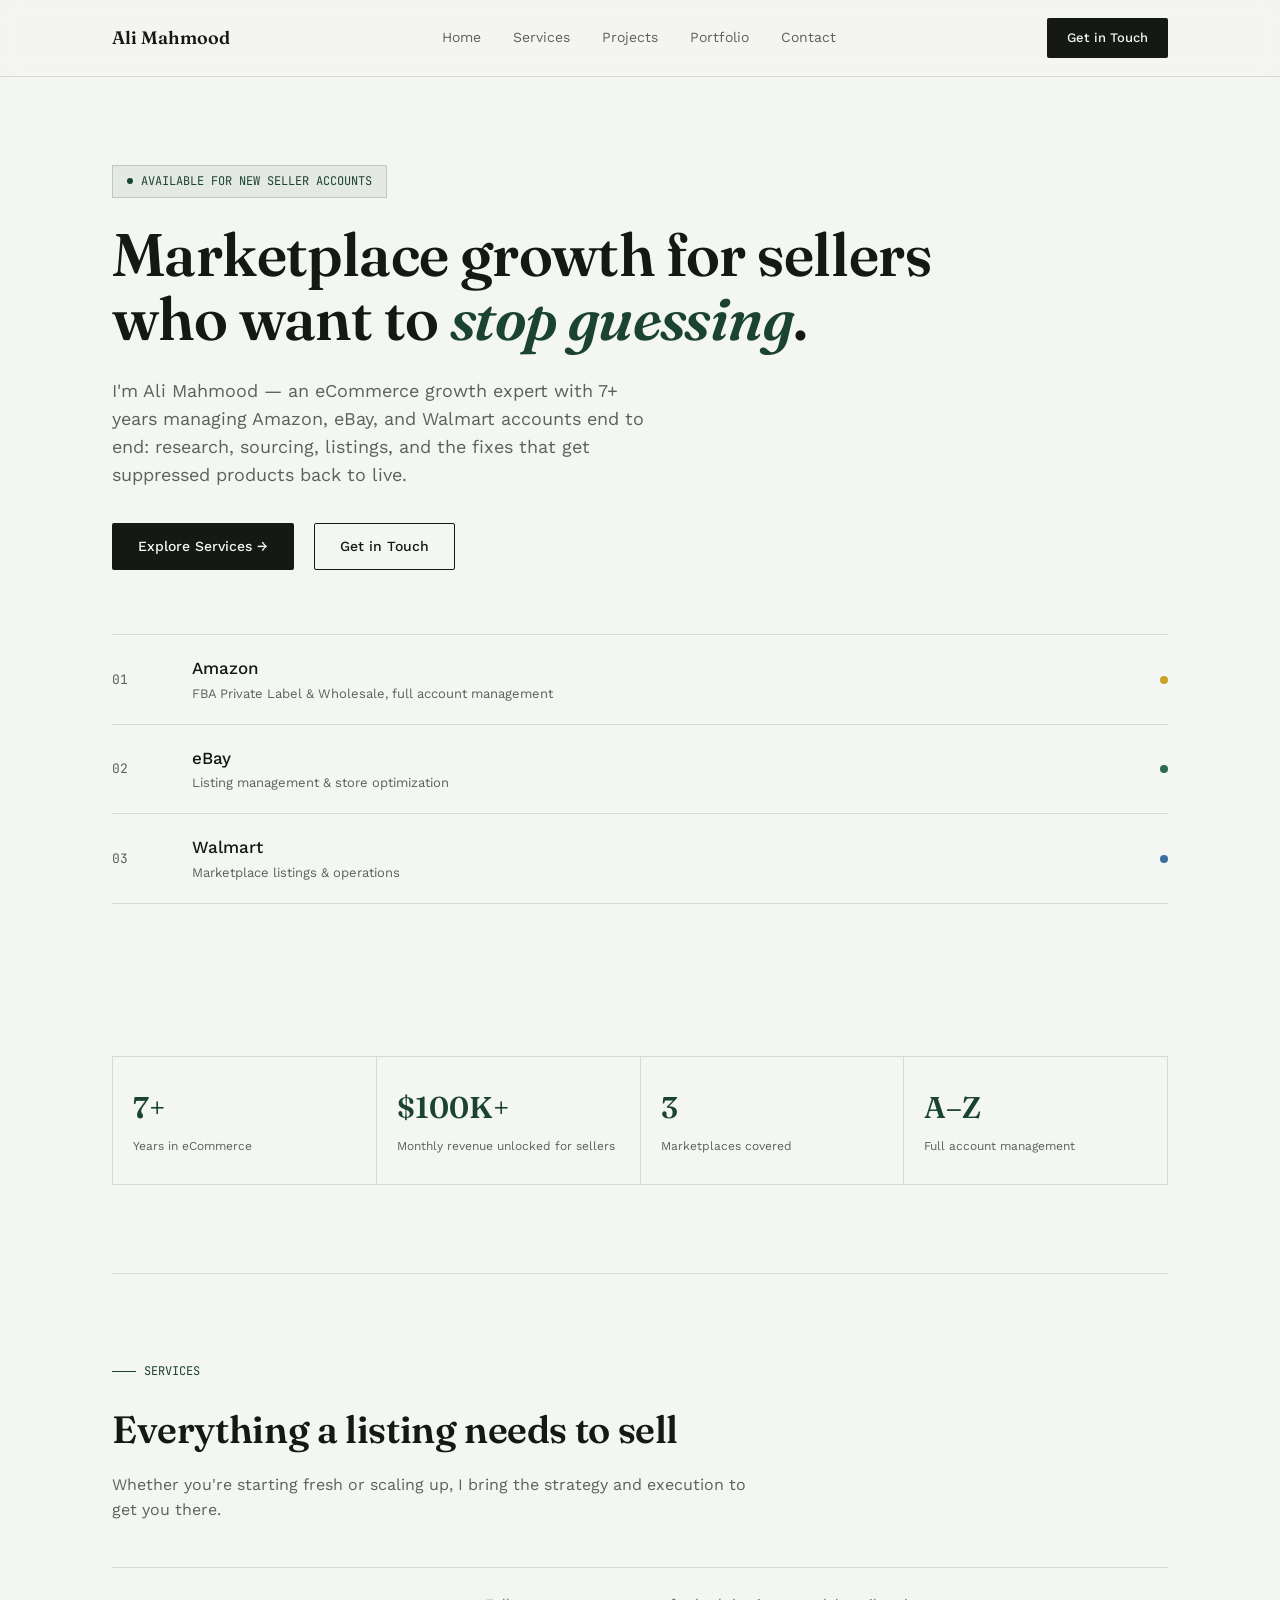
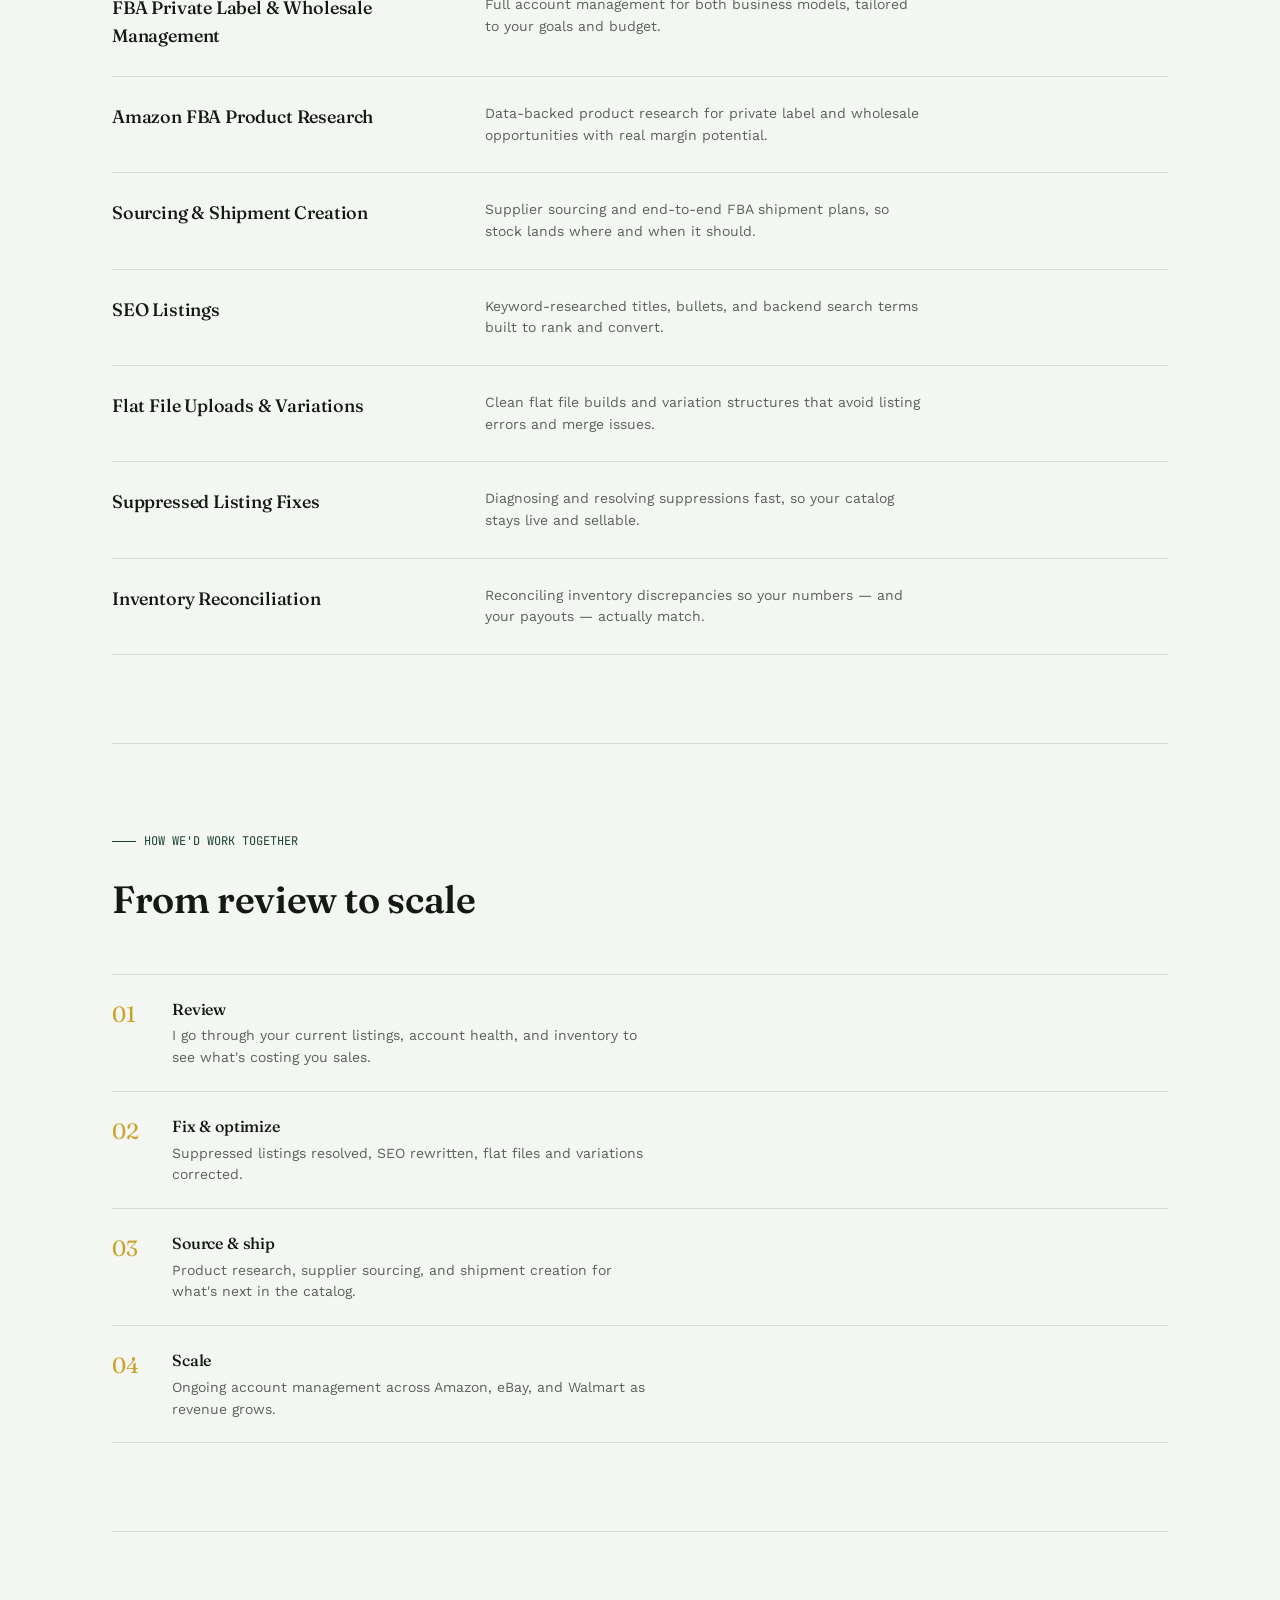
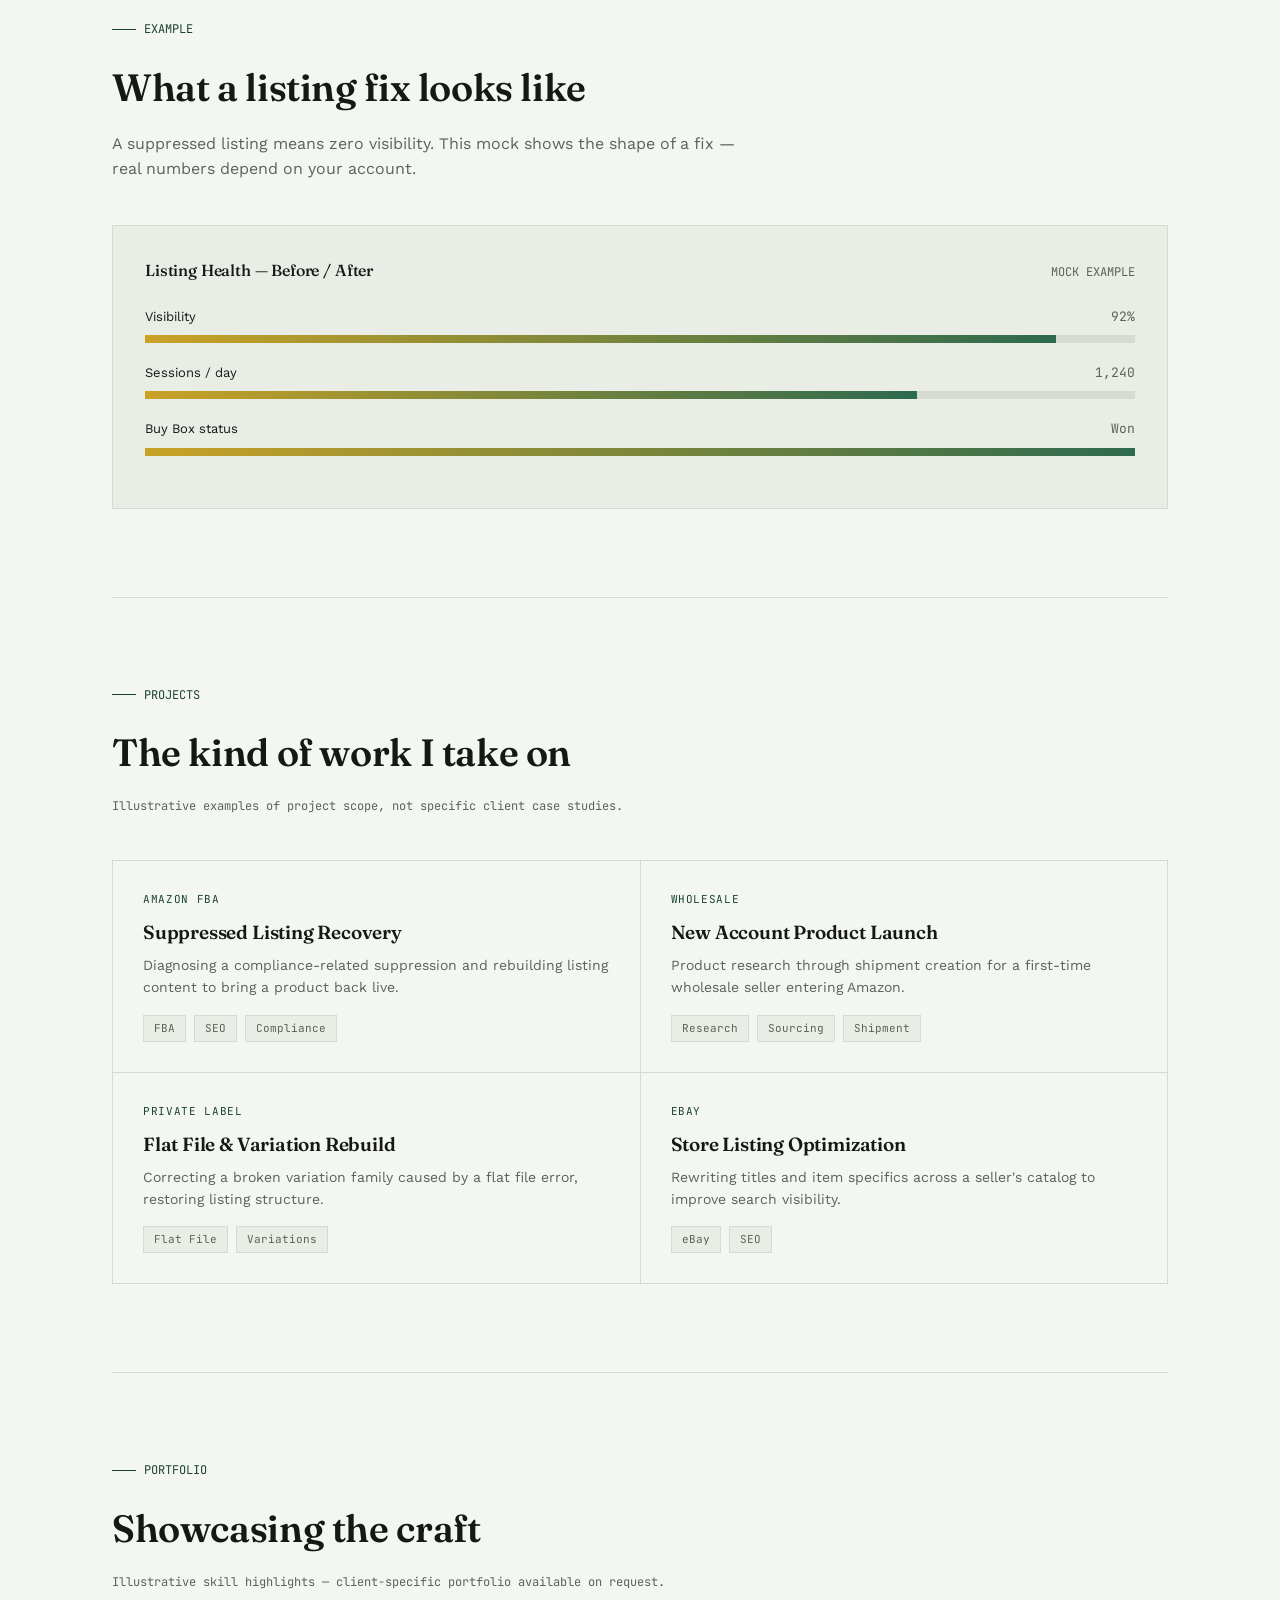
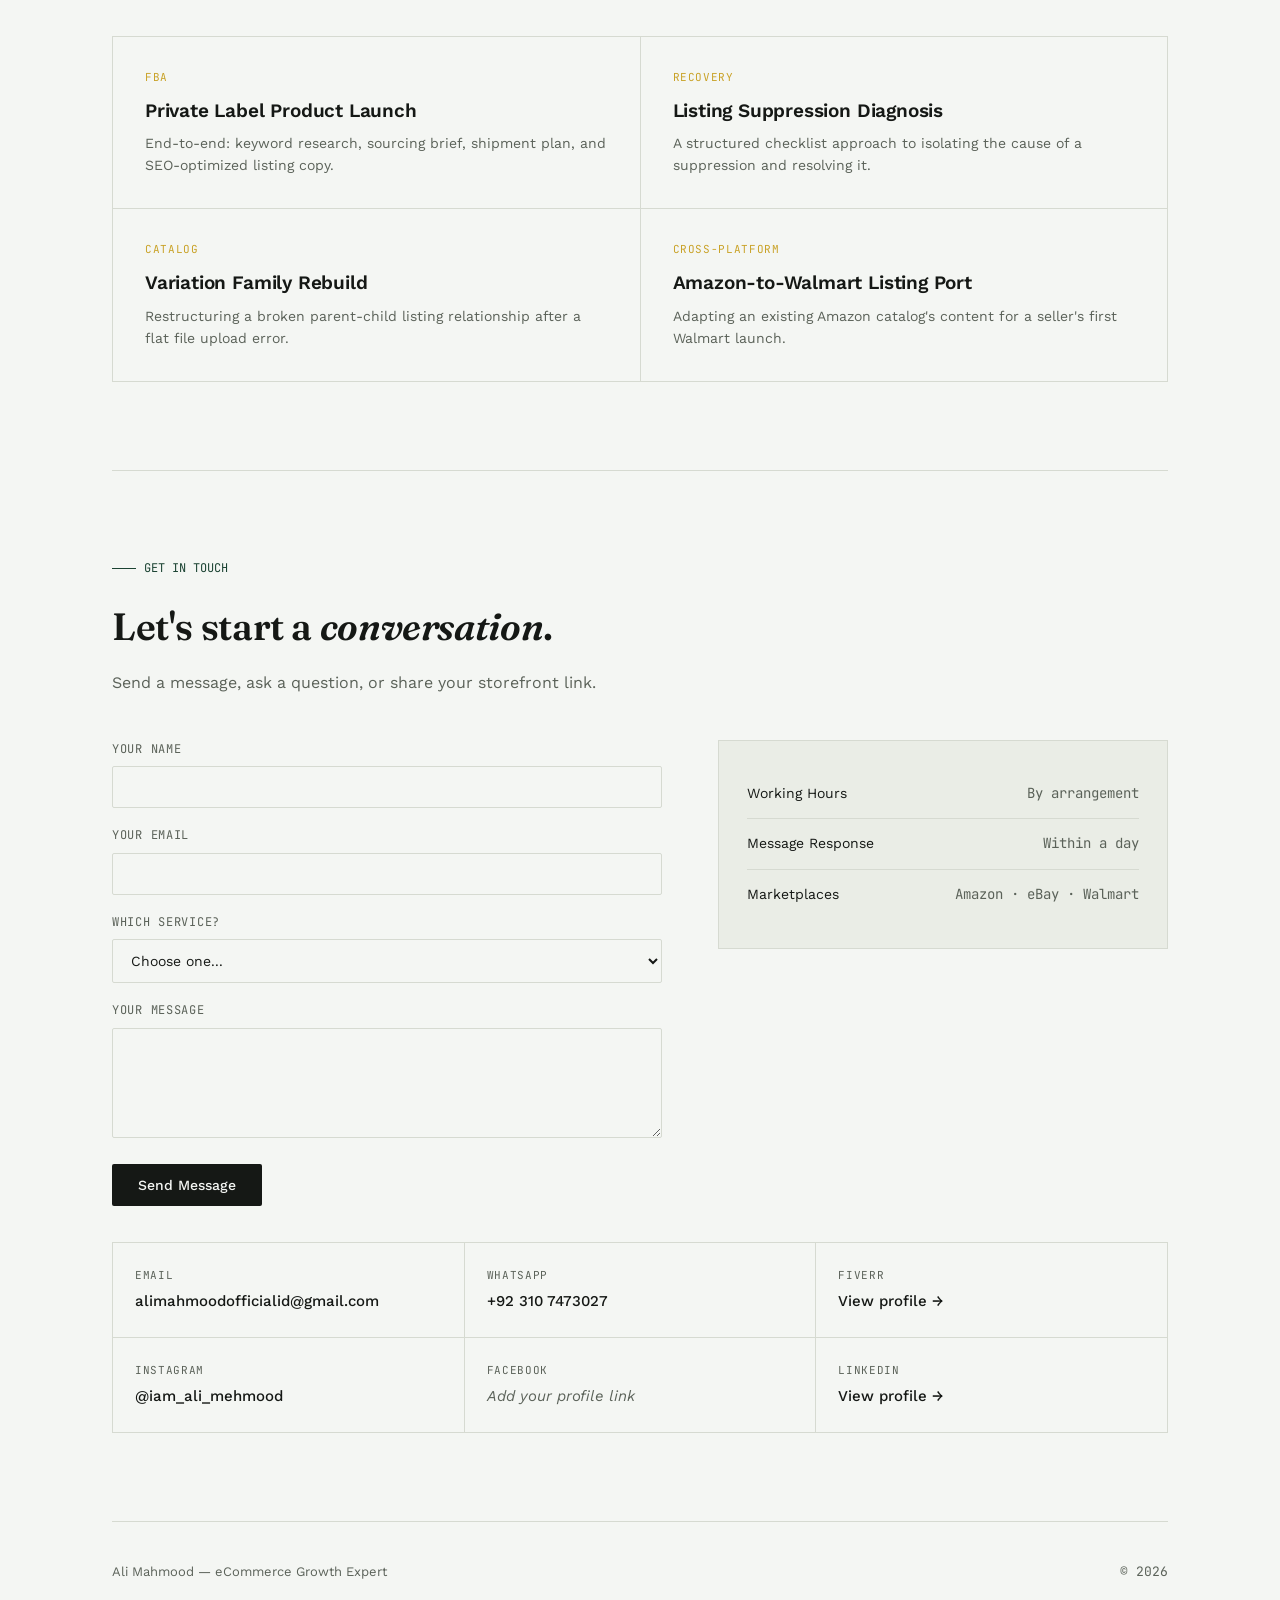
<file: index.html>
<!DOCTYPE html>
<html lang="en">
<head>
<meta charset="UTF-8">
<meta name="viewport" content="width=device-width, initial-scale=1.0">
<title>Ali Mahmood | Amazon, eBay & Walmart eCommerce Growth Expert</title>
<meta name="description" content="eCommerce growth expert with 7+ years scaling Amazon FBA, eBay, and Walmart sellers past $100K/month.">
<link rel="preconnect" href="https://fonts.googleapis.com">
<link href="https://fonts.googleapis.com/css2?family=Fraunces:opsz,wght@9..144,400;9..144,500;9..144,600;9..144,700&family=Work+Sans:wght@400;500;600&family=JetBrains+Mono:wght@400;500&display=swap" rel="stylesheet">
<style>
:root{
  --paper:#F4F6F3;--paper-2:#EAEDE6;--ink:#151815;--ink-soft:#5B6259;
  --forest:#1B4332;--forest-2:#2D6A4F;--gold:#C9A227;--line:#D6DAD1;
}
*{margin:0;padding:0;box-sizing:border-box;}
html{scroll-behavior:smooth;}
body{background:var(--paper);color:var(--ink);font-family:'Work Sans',sans-serif;line-height:1.55;}
h1,h2,h3,.display{font-family:'Fraunces',serif;font-weight:600;letter-spacing:-0.01em;}
.mono{font-family:'JetBrains Mono',monospace;}
a{color:inherit;text-decoration:none;}

nav.topnav{position:sticky;top:0;z-index:50;background:rgba(244,246,243,0.9);backdrop-filter:blur(10px);border-bottom:1px solid var(--line);}
.nav-inner{max-width:1120px;margin:0 auto;padding:0 32px;height:76px;display:flex;align-items:center;justify-content:space-between;}
.nav-brand{font-family:'Fraunces',serif;font-weight:600;font-size:18px;}
.nav-links{display:flex;gap:32px;font-size:14px;color:var(--ink-soft);}
.nav-links a:hover{color:var(--ink);}
.nav-cta{padding:10px 20px;background:var(--ink);color:var(--paper);font-size:13px;font-weight:500;border-radius:2px;transition:background .2s ease;}
.nav-cta:hover{background:var(--forest);}

.wrap{max-width:1120px;margin:0 auto;padding:0 32px;}
.eyebrow{font-family:'JetBrains Mono',monospace;font-size:12px;color:var(--forest);display:flex;align-items:center;gap:8px;margin-bottom:20px;}
.eyebrow .bar{width:24px;height:1px;background:var(--forest);}
.badge{display:inline-flex;align-items:center;gap:8px;font-family:'JetBrains Mono',monospace;font-size:12px;color:var(--forest);background:rgba(27,67,50,0.07);border:1px solid rgba(27,67,50,0.2);padding:6px 14px;margin-bottom:24px;}
.badge .dot{width:6px;height:6px;border-radius:50%;background:var(--forest);animation:pulse 2s infinite;}
@keyframes pulse{0%,100%{opacity:1;}50%{opacity:.3;}}

.btn{display:inline-flex;align-items:center;gap:10px;padding:13px 26px;background:var(--ink);color:var(--paper);font-size:14px;font-weight:500;border-radius:2px;transition:background .2s ease;border:none;cursor:pointer;font-family:'Work Sans',sans-serif;}
.btn:hover{background:var(--forest);}
.btn-outline{display:inline-flex;align-items:center;gap:10px;padding:12px 25px;border:1px solid var(--ink);font-size:14px;font-weight:500;border-radius:2px;transition:all .2s ease;}
.btn-outline:hover{background:var(--ink);color:var(--paper);}

section{padding:88px 0;border-bottom:1px solid var(--line);}
section.no-border{border-bottom:none;}
.section-head{max-width:640px;margin-bottom:44px;}
.section-head h2{font-size:clamp(26px,3.5vw,38px);}
.section-head p{color:var(--ink-soft);margin-top:14px;font-size:16px;}

.hero{padding-top:88px;padding-bottom:64px;}
.hero h1{font-size:clamp(36px,5.5vw,60px);line-height:1.08;max-width:820px;}
.hero h1 em{font-style:italic;color:var(--forest);}
.hero p.lead{margin-top:26px;font-size:18px;color:var(--ink-soft);max-width:540px;}
.hero-actions{margin-top:34px;display:flex;gap:20px;align-items:center;flex-wrap:wrap;}

.mk-strip{margin-top:64px;display:flex;flex-direction:column;border-top:1px solid var(--line);}
.mk-row{display:grid;grid-template-columns:60px 1fr auto;align-items:center;gap:20px;padding:20px 0;border-bottom:1px solid var(--line);}
.mk-row .idx{font-family:'JetBrains Mono',monospace;font-size:13px;color:var(--ink-soft);}
.mk-row .name{font-size:17px;font-weight:500;}
.mk-row .desc{font-size:13px;color:var(--ink-soft);margin-top:2px;}
.mk-row .dot{width:8px;height:8px;border-radius:50%;}
.mk-row.amazon .dot{background:var(--gold);}
.mk-row.ebay .dot{background:var(--forest-2);}
.mk-row.walmart .dot{background:#3B6FA0;}

.stat-grid{display:grid;grid-template-columns:repeat(4,1fr);gap:1px;background:var(--line);border:1px solid var(--line);}
.stat{background:var(--paper);padding:28px 20px;}
.stat .num{font-family:'Fraunces',serif;font-size:30px;font-weight:600;color:var(--forest);}
.stat .label{font-size:12px;color:var(--ink-soft);margin-top:6px;}

.card-grid{display:grid;grid-template-columns:repeat(2,1fr);gap:1px;background:var(--line);border:1px solid var(--line);}
.svc-card{background:var(--paper);padding:32px;transition:background .2s ease;}
.svc-card:hover{background:var(--paper-2);}
.svc-card .tag{font-family:'JetBrains Mono',monospace;font-size:11px;color:var(--gold);text-transform:uppercase;letter-spacing:0.06em;}
.svc-card h3{font-size:19px;margin-top:10px;font-family:'Work Sans',sans-serif;font-weight:600;}
.svc-card p{font-size:14px;color:var(--ink-soft);margin-top:8px;}

.service-list{margin-top:12px;}
.service-row{display:grid;grid-template-columns:1fr 2fr;gap:32px;padding:26px 0;border-top:1px solid var(--line);}
.service-list .service-row:last-child{border-bottom:1px solid var(--line);}
.service-row h3{font-size:18px;font-weight:500;}
.service-row p{font-size:14px;color:var(--ink-soft);max-width:440px;}

.process-list{margin-top:12px;}
.process-row{display:flex;gap:24px;padding:22px 0;border-top:1px solid var(--line);}
.process-list .process-row:last-child{border-bottom:1px solid var(--line);}
.process-row .step-num{font-family:'Fraunces',serif;font-size:22px;color:var(--gold);min-width:36px;}
.process-row h3{font-size:16px;font-weight:500;margin-bottom:4px;}
.process-row p{font-size:14px;color:var(--ink-soft);max-width:480px;}

.proj-grid{display:grid;grid-template-columns:repeat(2,1fr);gap:1px;background:var(--line);border:1px solid var(--line);margin-top:16px;}
.proj-card{background:var(--paper);padding:30px;transition:background .2s ease;}
.proj-card:hover{background:var(--paper-2);}
.proj-card .tag{font-family:'JetBrains Mono',monospace;font-size:11px;color:var(--forest);text-transform:uppercase;letter-spacing:0.06em;}
.proj-card h3{font-size:19px;margin-top:10px;}
.proj-card p{font-size:14px;color:var(--ink-soft);margin-top:8px;}
.proj-card .chips{margin-top:16px;display:flex;gap:8px;flex-wrap:wrap;}
.chip{font-family:'JetBrains Mono',monospace;font-size:11px;background:var(--paper-2);border:1px solid var(--line);padding:4px 10px;color:var(--ink-soft);}

.scorecard{margin-top:32px;background:var(--paper-2);border:1px solid var(--line);padding:32px;}
.scorecard-head{display:flex;justify-content:space-between;align-items:baseline;margin-bottom:24px;flex-wrap:wrap;gap:8px;}
.scorecard-head h3{font-size:16px;font-weight:500;}
.scorecard-head .mono{font-size:12px;color:var(--ink-soft);}
.metric{margin-bottom:20px;}
.metric-label{display:flex;justify-content:space-between;font-size:13px;margin-bottom:8px;}
.metric-label .mono{color:var(--ink-soft);}
.metric-track{height:8px;background:var(--line);position:relative;overflow:hidden;}
.metric-fill{position:absolute;top:0;left:0;height:100%;width:0%;background:linear-gradient(90deg, var(--gold), var(--forest-2));transition:width 1.4s cubic-bezier(.2,.8,.2,1);}
.metric-before{position:absolute;top:0;height:100%;width:0%;background:#C4675A;opacity:0.7;}

.channel-grid{margin-top:36px;display:grid;grid-template-columns:repeat(3,1fr);gap:1px;background:var(--line);border:1px solid var(--line);}
.channel-card{background:var(--paper);padding:24px 22px;display:flex;flex-direction:column;gap:6px;transition:background .2s ease;}
.channel-card:hover{background:var(--paper-2);}
.channel-card .ch-label{font-family:'JetBrains Mono',monospace;font-size:11px;color:var(--ink-soft);text-transform:uppercase;letter-spacing:0.06em;}
.channel-card .ch-value{font-size:15px;font-weight:500;color:var(--ink);word-break:break-word;}
.channel-card.placeholder .ch-value{color:var(--ink-soft);font-weight:400;font-style:italic;}

.contact-grid{display:grid;grid-template-columns:1.1fr 0.9fr;gap:56px;margin-top:16px;}
.form-field{margin-bottom:18px;}
.form-field label{display:block;font-size:12px;font-family:'JetBrains Mono',monospace;color:var(--ink-soft);margin-bottom:8px;text-transform:uppercase;letter-spacing:0.06em;}
.form-field input, .form-field select, .form-field textarea{width:100%;padding:12px 14px;background:var(--paper);border:1px solid var(--line);font-family:'Work Sans',sans-serif;font-size:14px;color:var(--ink);border-radius:2px;}
.form-field textarea{resize:vertical;min-height:110px;}
.form-field input:focus, .form-field select:focus, .form-field textarea:focus{outline:2px solid var(--forest);outline-offset:1px;}
.hours-box{background:var(--paper-2);border:1px solid var(--line);padding:28px;}
.hours-row{display:flex;justify-content:space-between;padding:14px 0;border-bottom:1px solid var(--line);font-size:14px;}
.hours-row:last-child{border-bottom:none;}
.hours-row .mono{color:var(--ink-soft);}

footer{padding:40px 0;font-size:13px;color:var(--ink-soft);}
.footer-inner{display:flex;justify-content:space-between;align-items:center;flex-wrap:wrap;gap:12px;}

@media (max-width:860px){
  .nav-links{display:none;}
  .stat-grid{grid-template-columns:repeat(2,1fr);}
  .card-grid,.proj-grid{grid-template-columns:1fr;}
  .service-row{grid-template-columns:1fr;gap:8px;}
  .channel-grid{grid-template-columns:1fr;}
  .contact-grid{grid-template-columns:1fr;gap:32px;}
}
@media (prefers-reduced-motion: reduce){*{transition:none !important;}}
:focus-visible{outline:2px solid var(--forest);outline-offset:3px;}
</style>
</head>
<body>

<nav class="topnav">
  <div class="nav-inner">
    <a href="#top" class="nav-brand">Ali Mahmood</a>
    <div class="nav-links">
      <a href="#top">Home</a>
      <a href="#services">Services</a>
      <a href="#projects">Projects</a>
      <a href="#portfolio">Portfolio</a>
      <a href="#contact">Contact</a>
    </div>
    <a href="#contact" class="nav-cta">Get in Touch</a>
  </div>
</nav>

<div class="wrap" id="top">
  <section class="hero no-border">
    <div class="badge"><span class="dot"></span> AVAILABLE FOR NEW SELLER ACCOUNTS</div>
    <h1>Marketplace growth for sellers who want to <em>stop guessing</em>.</h1>
    <p class="lead">I'm Ali Mahmood — an eCommerce growth expert with 7+ years managing Amazon, eBay, and Walmart accounts end to end: research, sourcing, listings, and the fixes that get suppressed products back to live.</p>
    <div class="hero-actions">
      <a href="#services" class="btn">Explore Services →</a>
      <a href="#contact" class="btn-outline">Get in Touch</a>
    </div>
    <div class="mk-strip">
      <div class="mk-row amazon"><div class="idx">01</div><div><div class="name">Amazon</div><div class="desc">FBA Private Label &amp; Wholesale, full account management</div></div><div class="dot"></div></div>
      <div class="mk-row ebay"><div class="idx">02</div><div><div class="name">eBay</div><div class="desc">Listing management &amp; store optimization</div></div><div class="dot"></div></div>
      <div class="mk-row walmart"><div class="idx">03</div><div><div class="name">Walmart</div><div class="desc">Marketplace listings &amp; operations</div></div><div class="dot"></div></div>
    </div>
  </section>

  <section>
    <div class="stat-grid">
      <div class="stat"><div class="num">7+</div><div class="label">Years in eCommerce</div></div>
      <div class="stat"><div class="num">$100K+</div><div class="label">Monthly revenue unlocked for sellers</div></div>
      <div class="stat"><div class="num">3</div><div class="label">Marketplaces covered</div></div>
      <div class="stat"><div class="num">A–Z</div><div class="label">Full account management</div></div>
    </div>
  </section>

  <section id="services">
    <div class="eyebrow"><span class="bar"></span> SERVICES</div>
    <div class="section-head">
      <h2>Everything a listing needs to sell</h2>
      <p>Whether you're starting fresh or scaling up, I bring the strategy and execution to get you there.</p>
    </div>
    <div class="service-list">
      <div class="service-row"><h3>FBA Private Label &amp; Wholesale Management</h3><p>Full account management for both business models, tailored to your goals and budget.</p></div>
      <div class="service-row"><h3>Amazon FBA Product Research</h3><p>Data-backed product research for private label and wholesale opportunities with real margin potential.</p></div>
      <div class="service-row"><h3>Sourcing &amp; Shipment Creation</h3><p>Supplier sourcing and end-to-end FBA shipment plans, so stock lands where and when it should.</p></div>
      <div class="service-row"><h3>SEO Listings</h3><p>Keyword-researched titles, bullets, and backend search terms built to rank and convert.</p></div>
      <div class="service-row"><h3>Flat File Uploads &amp; Variations</h3><p>Clean flat file builds and variation structures that avoid listing errors and merge issues.</p></div>
      <div class="service-row"><h3>Suppressed Listing Fixes</h3><p>Diagnosing and resolving suppressions fast, so your catalog stays live and sellable.</p></div>
      <div class="service-row"><h3>Inventory Reconciliation</h3><p>Reconciling inventory discrepancies so your numbers — and your payouts — actually match.</p></div>
    </div>
  </section>

  <section>
    <div class="eyebrow"><span class="bar"></span> HOW WE'D WORK TOGETHER</div>
    <div class="section-head"><h2>From review to scale</h2></div>
    <div class="process-list">
      <div class="process-row"><div class="step-num">01</div><div><h3>Review</h3><p>I go through your current listings, account health, and inventory to see what's costing you sales.</p></div></div>
      <div class="process-row"><div class="step-num">02</div><div><h3>Fix &amp; optimize</h3><p>Suppressed listings resolved, SEO rewritten, flat files and variations corrected.</p></div></div>
      <div class="process-row"><div class="step-num">03</div><div><h3>Source &amp; ship</h3><p>Product research, supplier sourcing, and shipment creation for what's next in the catalog.</p></div></div>
      <div class="process-row"><div class="step-num">04</div><div><h3>Scale</h3><p>Ongoing account management across Amazon, eBay, and Walmart as revenue grows.</p></div></div>
    </div>
  </section>

  <section>
    <div class="eyebrow"><span class="bar"></span> EXAMPLE</div>
    <div class="section-head">
      <h2>What a listing fix looks like</h2>
      <p>A suppressed listing means zero visibility. This mock shows the shape of a fix — real numbers depend on your account.</p>
    </div>
    <div class="scorecard" id="scorecard">
      <div class="scorecard-head"><h3>Listing Health — Before / After</h3><span class="mono">MOCK EXAMPLE</span></div>
      <div class="metric"><div class="metric-label"><span>Visibility</span><span class="mono" id="visVal">0%</span></div><div class="metric-track"><div class="metric-before" style="width:8%;"></div><div class="metric-fill" id="visFill"></div></div></div>
      <div class="metric"><div class="metric-label"><span>Sessions / day</span><span class="mono" id="sessVal">0</span></div><div class="metric-track"><div class="metric-before" style="width:5%;"></div><div class="metric-fill" id="sessFill"></div></div></div>
      <div class="metric"><div class="metric-label"><span>Buy Box status</span><span class="mono" id="bbVal">Lost</span></div><div class="metric-track"><div class="metric-before" style="width:0%;"></div><div class="metric-fill" id="bbFill"></div></div></div>
    </div>
  </section>

  <section id="projects">
    <div class="eyebrow"><span class="bar"></span> PROJECTS</div>
    <div class="section-head">
      <h2>The kind of work I take on</h2>
      <p class="mono" style="font-size:12px;">Illustrative examples of project scope, not specific client case studies.</p>
    </div>
    <div class="proj-grid">
      <div class="proj-card"><div class="tag">Amazon FBA</div><h3>Suppressed Listing Recovery</h3><p>Diagnosing a compliance-related suppression and rebuilding listing content to bring a product back live.</p><div class="chips"><span class="chip">FBA</span><span class="chip">SEO</span><span class="chip">Compliance</span></div></div>
      <div class="proj-card"><div class="tag">Wholesale</div><h3>New Account Product Launch</h3><p>Product research through shipment creation for a first-time wholesale seller entering Amazon.</p><div class="chips"><span class="chip">Research</span><span class="chip">Sourcing</span><span class="chip">Shipment</span></div></div>
      <div class="proj-card"><div class="tag">Private Label</div><h3>Flat File &amp; Variation Rebuild</h3><p>Correcting a broken variation family caused by a flat file error, restoring listing structure.</p><div class="chips"><span class="chip">Flat File</span><span class="chip">Variations</span></div></div>
      <div class="proj-card"><div class="tag">eBay</div><h3>Store Listing Optimization</h3><p>Rewriting titles and item specifics across a seller's catalog to improve search visibility.</p><div class="chips"><span class="chip">eBay</span><span class="chip">SEO</span></div></div>
    </div>
  </section>

  <section id="portfolio">
    <div class="eyebrow"><span class="bar"></span> PORTFOLIO</div>
    <div class="section-head">
      <h2>Showcasing the craft</h2>
      <p class="mono" style="font-size:12px;">Illustrative skill highlights — client-specific portfolio available on request.</p>
    </div>
    <div class="card-grid">
      <div class="svc-card"><div class="tag">FBA</div><h3>Private Label Product Launch</h3><p>End-to-end: keyword research, sourcing brief, shipment plan, and SEO-optimized listing copy.</p></div>
      <div class="svc-card"><div class="tag">Recovery</div><h3>Listing Suppression Diagnosis</h3><p>A structured checklist approach to isolating the cause of a suppression and resolving it.</p></div>
      <div class="svc-card"><div class="tag">Catalog</div><h3>Variation Family Rebuild</h3><p>Restructuring a broken parent-child listing relationship after a flat file upload error.</p></div>
      <div class="svc-card"><div class="tag">Cross-Platform</div><h3>Amazon-to-Walmart Listing Port</h3><p>Adapting an existing Amazon catalog's content for a seller's first Walmart launch.</p></div>
    </div>
  </section>

  <section id="contact">
    <div class="eyebrow"><span class="bar"></span> GET IN TOUCH</div>
    <div class="section-head">
      <h2>Let's start a <em>conversation</em>.</h2>
      <p>Send a message, ask a question, or share your storefront link.</p>
    </div>
    <div class="contact-grid">
      <div>
        <form onsubmit="event.preventDefault(); this.querySelector('.form-note').style.display='block';">
          <div class="form-field"><label for="name">Your Name</label><input type="text" id="name" required></div>
          <div class="form-field"><label for="email">Your Email</label><input type="email" id="email" required></div>
          <div class="form-field">
            <label for="service">Which Service?</label>
            <select id="service">
              <option>Choose one...</option>
              <option>FBA Product Research</option>
              <option>Sourcing &amp; Shipment Creation</option>
              <option>SEO Listings</option>
              <option>Flat File Uploads &amp; Variations</option>
              <option>Suppressed Listing Fixes</option>
              <option>Inventory Reconciliation</option>
              <option>Something Else</option>
            </select>
          </div>
          <div class="form-field"><label for="message">Your Message</label><textarea id="message" required></textarea></div>
          <button type="submit" class="btn">Send Message</button>
          <p class="form-note mono" style="display:none;margin-top:14px;font-size:13px;color:var(--forest);">This form isn't connected to email yet — please reach out directly using the channels alongside.</p>
        </form>
      </div>
      <div>
        <div class="hours-box">
          <div class="hours-row"><span>Working Hours</span><span class="mono">By arrangement</span></div>
          <div class="hours-row"><span>Message Response</span><span class="mono">Within a day</span></div>
          <div class="hours-row"><span>Marketplaces</span><span class="mono">Amazon · eBay · Walmart</span></div>
        </div>
      </div>
    </div>

    <div class="channel-grid">
      <a class="channel-card" href="mailto:alimahmoodofficialid@gmail.com"><span class="ch-label">Email</span><span class="ch-value">alimahmoodofficialid@gmail.com</span></a>
      <a class="channel-card" href="https://wa.me/923107473027" target="_blank" rel="noopener"><span class="ch-label">WhatsApp</span><span class="ch-value">+92 310 7473027</span></a>
      <a class="channel-card" href="https://www.fiverr.com/s/WE985pB" target="_blank" rel="noopener"><span class="ch-label">Fiverr</span><span class="ch-value">View profile →</span></a>
      <a class="channel-card" href="https://www.instagram.com/iam_ali_mehmood" target="_blank" rel="noopener"><span class="ch-label">Instagram</span><span class="ch-value">@iam_ali_mehmood</span></a>
      <a class="channel-card placeholder" href="#"><span class="ch-label">Facebook</span><span class="ch-value">Add your profile link</span></a>
      <a class="channel-card" href="https://www.linkedin.com/in/muhali742" target="_blank" rel="noopener"><span class="ch-label">LinkedIn</span><span class="ch-value">View profile →</span></a>
    </div>
  </section>

  <footer class="no-border" style="border-bottom:none;">
    <div class="footer-inner">
      <span>Ali Mahmood — eCommerce Growth Expert</span>
      <span class="mono">© 2026</span>
    </div>
  </footer>
</div>

<script>
  const target = document.getElementById('scorecard');
  function animateScorecard(){
    document.getElementById('visFill').style.width = '92%';
    document.getElementById('sessFill').style.width = '78%';
    document.getElementById('bbFill').style.width = '100%';
    document.getElementById('visVal').textContent = '92%';
    document.getElementById('sessVal').textContent = '1,240';
    document.getElementById('bbVal').textContent = 'Won';
  }
  if('IntersectionObserver' in window){
    const io = new IntersectionObserver((entries)=>{
      entries.forEach(e=>{ if(e.isIntersecting){ animateScorecard(); io.disconnect(); } });
    }, {threshold:0.4});
    io.observe(target);
  } else { animateScorecard(); }
</script>

</body>
</html>
</file>
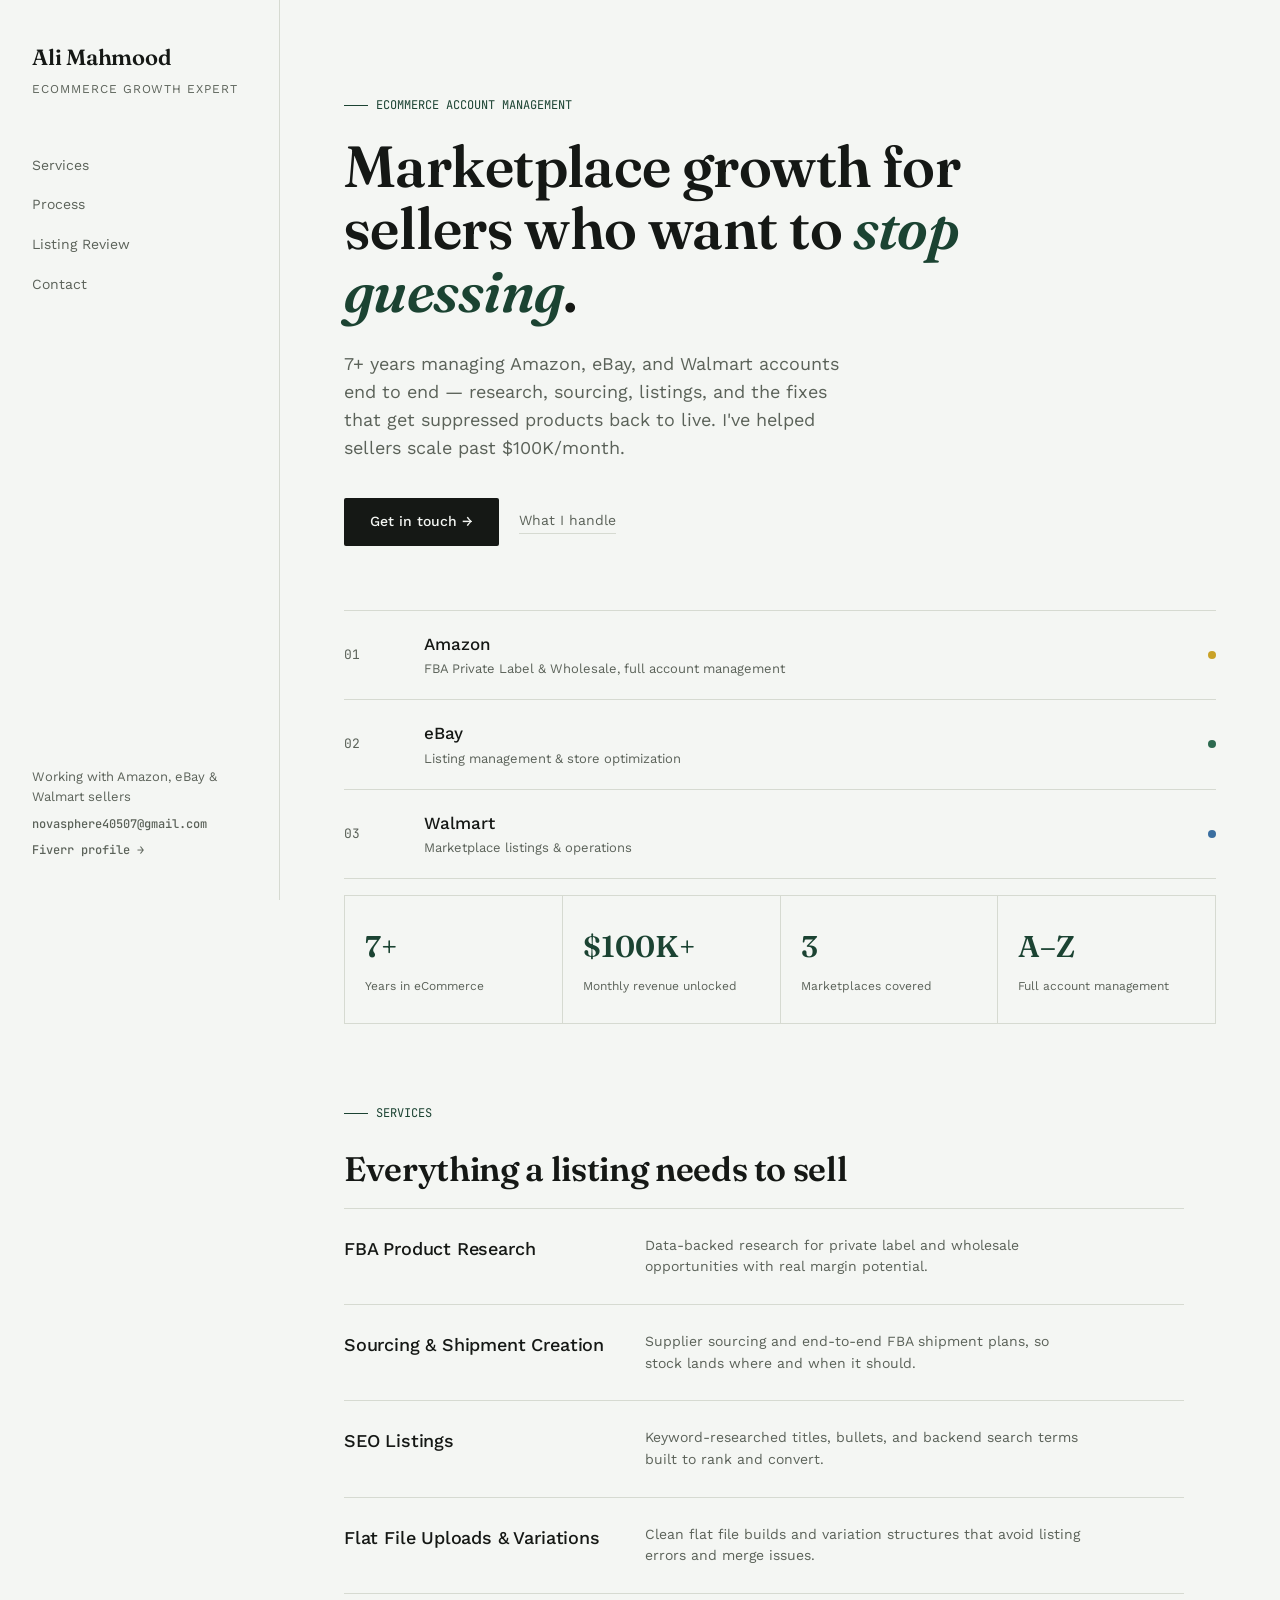
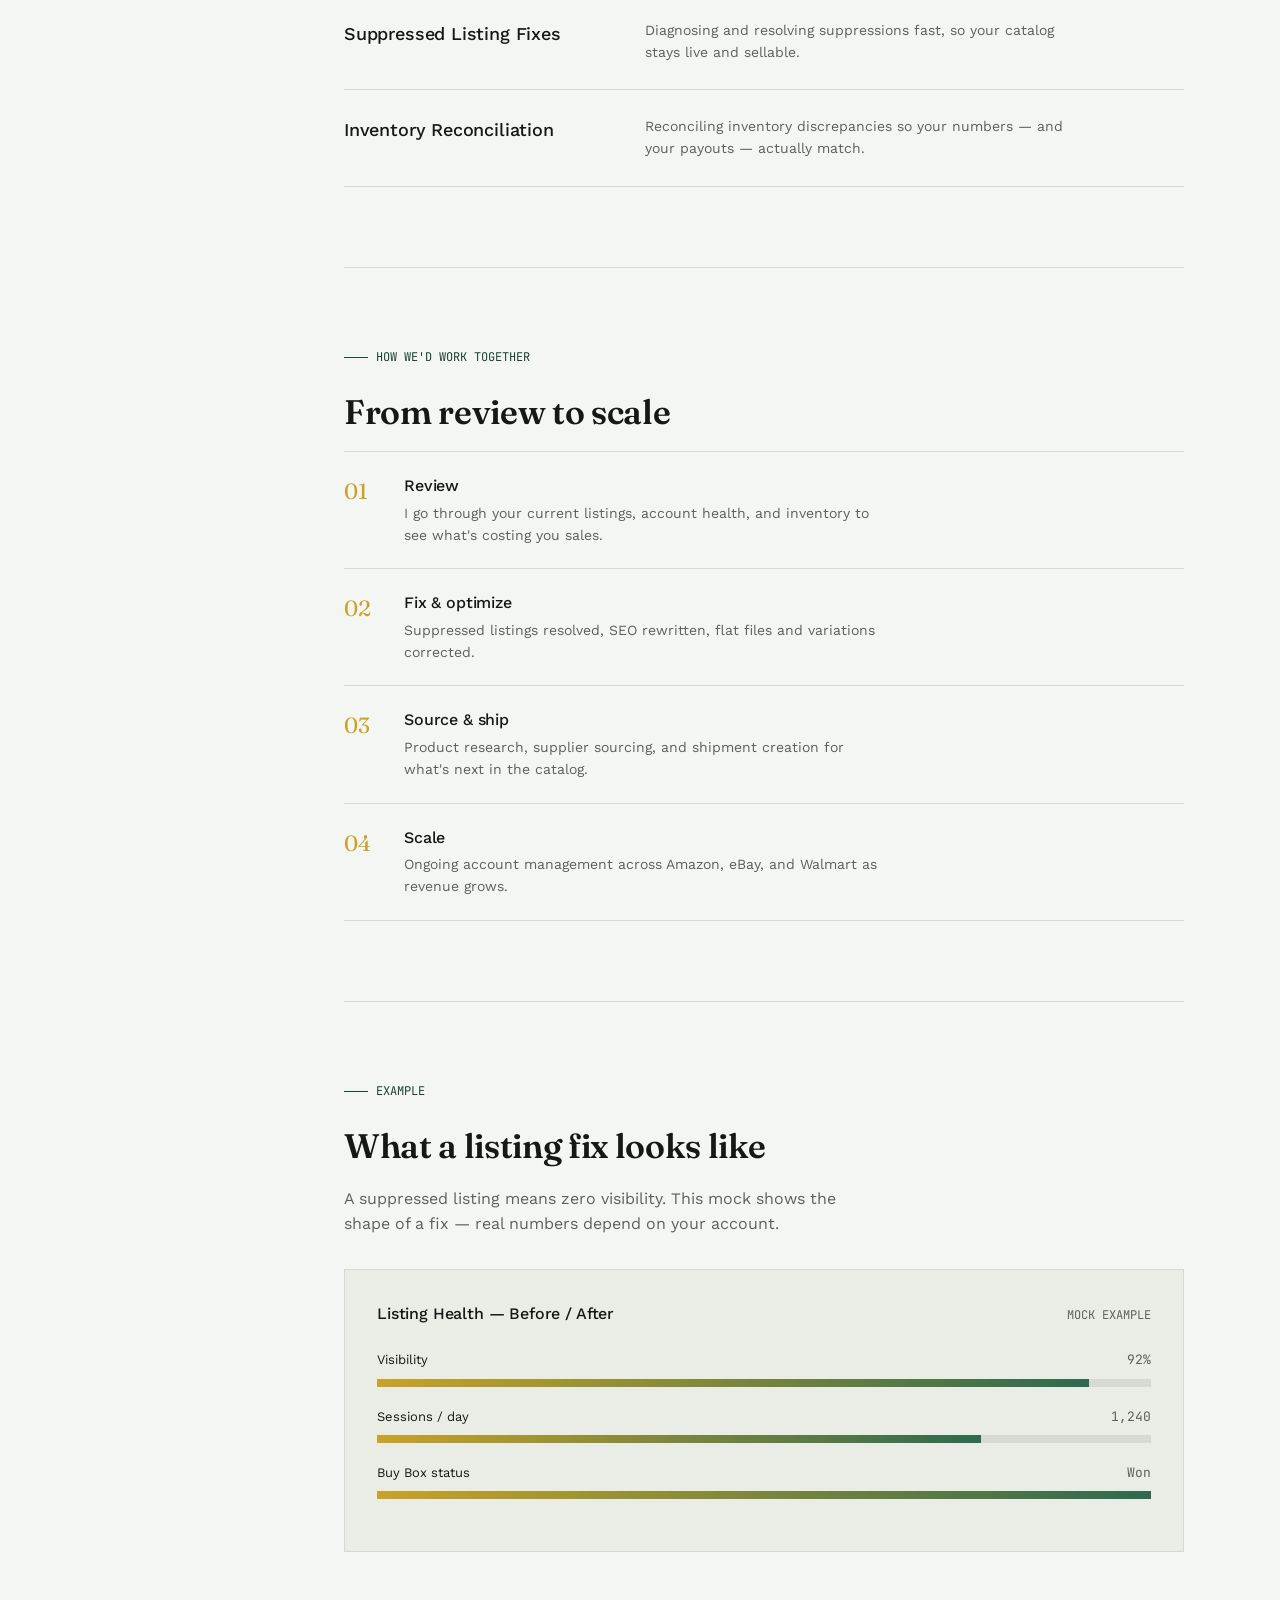
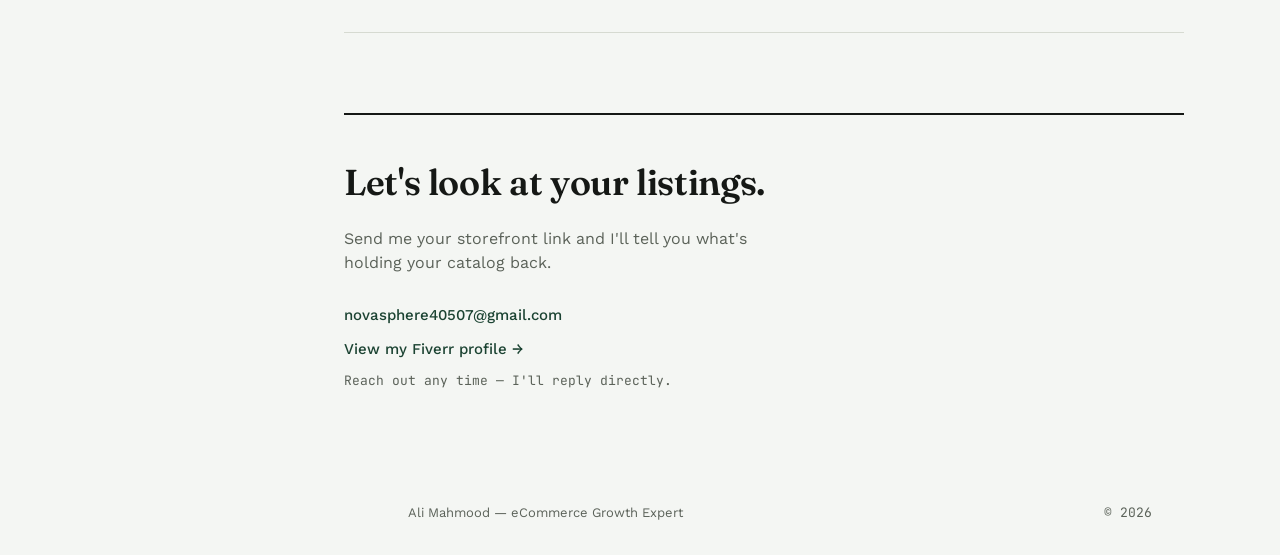
<file: index (1).html>
<!DOCTYPE html>
<html lang="en">
<head>
<meta charset="UTF-8">
<meta name="viewport" content="width=device-width, initial-scale=1.0">
<title>Ali Mahmood — eCommerce Growth Expert</title>
<link rel="preconnect" href="https://fonts.googleapis.com">
<link href="https://fonts.googleapis.com/css2?family=Fraunces:opsz,wght@9..144,400;9..144,500;9..144,600;9..144,700&family=Work+Sans:wght@400;500;600&family=JetBrains+Mono:wght@400;500&display=swap" rel="stylesheet">
<style>
  :root{
    --paper:#F4F6F3;
    --paper-2:#EAEDE6;
    --ink:#151815;
    --ink-soft:#5B6259;
    --forest:#1B4332;
    --forest-2:#2D6A4F;
    --gold:#C9A227;
    --line:#D6DAD1;
  }
  *{margin:0;padding:0;box-sizing:border-box;}
  html{scroll-behavior:smooth;}
  body{background:var(--paper);color:var(--ink);font-family:'Work Sans',sans-serif;line-height:1.55;}
  h1,h2,h3,.display{font-family:'Fraunces',serif;font-weight:600;letter-spacing:-0.01em;}
  .mono{font-family:'JetBrains Mono',monospace;}
  a{color:inherit;text-decoration:none;}

  .layout{display:grid;grid-template-columns:280px 1fr;min-height:100vh;}
  .sidebar{position:sticky;top:0;height:100vh;border-right:1px solid var(--line);padding:40px 32px;display:flex;flex-direction:column;justify-content:space-between;}
  .brand .display{font-size:22px;}
  .brand .role{font-size:12px;color:var(--ink-soft);margin-top:6px;text-transform:uppercase;letter-spacing:0.08em;}
  .side-nav{margin-top:56px;display:flex;flex-direction:column;gap:18px;}
  .side-nav a{font-size:14px;color:var(--ink-soft);position:relative;transition:color .2s ease, padding-left .2s ease;}
  .side-nav a:hover{color:var(--ink);padding-left:6px;}
  .sidebar-foot{font-size:13px;color:var(--ink-soft);}
  .sidebar-foot a{color:var(--forest);font-weight:500;}
  .sidebar-foot .mono{font-size:12px;display:block;margin-top:8px;color:var(--ink-soft);word-break:break-all;}

  main{padding:0 64px;}
  .section{padding:80px 0;border-bottom:1px solid var(--line);max-width:840px;}
  .section:last-of-type{border-bottom:none;}
  .eyebrow{font-family:'JetBrains Mono',monospace;font-size:12px;color:var(--forest);display:flex;align-items:center;gap:8px;margin-bottom:20px;}
  .eyebrow .bar{width:24px;height:1px;background:var(--forest);}

  .hero{padding-top:96px;}
  .hero h1{font-size:clamp(36px,5vw,58px);line-height:1.08;max-width:780px;}
  .hero h1 em{font-style:italic;color:var(--forest);}
  .hero p.lead{margin-top:28px;font-size:18px;color:var(--ink-soft);max-width:520px;}
  .hero-actions{margin-top:36px;display:flex;gap:20px;align-items:center;flex-wrap:wrap;}
  .btn{display:inline-flex;align-items:center;gap:10px;padding:13px 26px;background:var(--ink);color:var(--paper);font-size:14px;font-weight:500;border-radius:2px;transition:background .2s ease;}
  .btn:hover{background:var(--forest);}
  .btn-text{font-size:14px;color:var(--ink-soft);border-bottom:1px solid var(--line);padding-bottom:2px;}
  .btn-text:hover{color:var(--ink);border-color:var(--ink);}

  .mk-strip{margin-top:64px;display:flex;flex-direction:column;border-top:1px solid var(--line);}
  .mk-row{display:grid;grid-template-columns:60px 1fr auto;align-items:center;gap:20px;padding:20px 0;border-bottom:1px solid var(--line);}
  .mk-row .idx{font-family:'JetBrains Mono',monospace;font-size:13px;color:var(--ink-soft);}
  .mk-row .name{font-size:17px;font-weight:500;}
  .mk-row .desc{font-size:13px;color:var(--ink-soft);margin-top:2px;}
  .mk-row .dot{width:8px;height:8px;border-radius:50%;}
  .mk-row.amazon .dot{background:var(--gold);}
  .mk-row.ebay .dot{background:var(--forest-2);}
  .mk-row.walmart .dot{background:#3B6FA0;}

  .stat-grid{display:grid;grid-template-columns:repeat(4,1fr);gap:1px;background:var(--line);border:1px solid var(--line);margin-top:16px;}
  .stat{background:var(--paper);padding:28px 20px;}
  .stat .num{font-family:'Fraunces',serif;font-size:30px;font-weight:600;color:var(--forest);}
  .stat .label{font-size:12px;color:var(--ink-soft);margin-top:6px;}

  .service-list{margin-top:12px;}
  .service-row{display:grid;grid-template-columns:1fr 2fr;gap:32px;padding:26px 0;border-top:1px solid var(--line);}
  .service-list .service-row:last-child{border-bottom:1px solid var(--line);}
  .service-row h3{font-size:18px;font-weight:500;font-family:'Work Sans',sans-serif;}
  .service-row p{font-size:14px;color:var(--ink-soft);max-width:440px;}

  .process-list{margin-top:12px;}
  .process-row{display:flex;gap:24px;padding:22px 0;border-top:1px solid var(--line);}
  .process-list .process-row:last-child{border-bottom:1px solid var(--line);}
  .process-row .step-num{font-family:'Fraunces',serif;font-size:22px;color:var(--gold);min-width:36px;}
  .process-row h3{font-size:16px;font-weight:500;font-family:'Work Sans',sans-serif;margin-bottom:4px;}
  .process-row p{font-size:14px;color:var(--ink-soft);max-width:480px;}

  .scorecard{margin-top:32px;background:var(--paper-2);border:1px solid var(--line);padding:32px;}
  .scorecard-head{display:flex;justify-content:space-between;align-items:baseline;margin-bottom:24px;flex-wrap:wrap;gap:8px;}
  .scorecard-head h3{font-size:16px;font-weight:500;font-family:'Work Sans',sans-serif;}
  .scorecard-head .mono{font-size:12px;color:var(--ink-soft);}
  .metric{margin-bottom:20px;}
  .metric-label{display:flex;justify-content:space-between;font-size:13px;margin-bottom:8px;}
  .metric-label .mono{color:var(--ink-soft);}
  .metric-track{height:8px;background:var(--line);position:relative;overflow:hidden;}
  .metric-fill{position:absolute;top:0;left:0;height:100%;width:0%;background:linear-gradient(90deg, var(--gold), var(--forest-2));transition:width 1.4s cubic-bezier(.2,.8,.2,1);}
  .metric-before{position:absolute;top:0;height:100%;width:0%;background:#C4675A;opacity:0.7;}

  .cta-block{border-top:2px solid var(--ink);padding-top:40px;}
  .cta-block h2{font-size:clamp(26px,3.5vw,36px);max-width:520px;}
  .cta-block p{margin-top:16px;color:var(--ink-soft);max-width:460px;}
  .cta-details{margin-top:28px;display:flex;flex-direction:column;gap:10px;}
  .cta-details a{font-size:15px;font-weight:500;color:var(--forest);}
  .cta-details .mono{font-size:13px;color:var(--ink-soft);}

  footer{padding:32px 64px;font-size:13px;color:var(--ink-soft);display:flex;justify-content:space-between;}

  @media (max-width:900px){
    .layout{grid-template-columns:1fr;}
    .sidebar{position:relative;height:auto;flex-direction:row;align-items:center;justify-content:space-between;padding:20px 24px;}
    .side-nav{display:none;}
    .sidebar-foot{display:none;}
    main{padding:0 24px;}
    .stat-grid{grid-template-columns:repeat(2,1fr);}
    .service-row{grid-template-columns:1fr;gap:8px;}
    footer{padding:24px;flex-direction:column;gap:8px;}
  }
  @media (prefers-reduced-motion: reduce){*{transition:none !important;}}
  :focus-visible{outline:2px solid var(--forest);outline-offset:3px;}
</style>
</head>
<body>

<div class="layout">
  <aside class="sidebar">
    <div>
      <div class="brand">
        <div class="display">Ali Mahmood</div>
        <div class="role">eCommerce Growth Expert</div>
      </div>
      <nav class="side-nav">
        <a href="#services">Services</a>
        <a href="#process">Process</a>
        <a href="#results">Listing Review</a>
        <a href="#contact">Contact</a>
      </nav>
    </div>
    <div class="sidebar-foot">
      Working with Amazon, eBay &amp; Walmart sellers
      <a href="mailto:novasphere40507@gmail.com" class="mono">novasphere40507@gmail.com</a>
      <a href="https://www.fiverr.com/s/WE985pB" target="_blank" rel="noopener" class="mono">Fiverr profile →</a>
    </div>
  </aside>

  <main>
    <section class="hero">
      <div class="eyebrow"><span class="bar"></span> ECOMMERCE ACCOUNT MANAGEMENT</div>
      <h1>Marketplace growth for sellers who want to <em>stop guessing</em>.</h1>
      <p class="lead">7+ years managing Amazon, eBay, and Walmart accounts end to end — research, sourcing, listings, and the fixes that get suppressed products back to live. I've helped sellers scale past $100K/month.</p>
      <div class="hero-actions">
        <a href="#contact" class="btn">Get in touch →</a>
        <a href="#services" class="btn-text">What I handle</a>
      </div>

      <div class="mk-strip">
        <div class="mk-row amazon">
          <div class="idx">01</div>
          <div><div class="name">Amazon</div><div class="desc">FBA Private Label &amp; Wholesale, full account management</div></div>
          <div class="dot"></div>
        </div>
        <div class="mk-row ebay">
          <div class="idx">02</div>
          <div><div class="name">eBay</div><div class="desc">Listing management &amp; store optimization</div></div>
          <div class="dot"></div>
        </div>
        <div class="mk-row walmart">
          <div class="idx">03</div>
          <div><div class="name">Walmart</div><div class="desc">Marketplace listings &amp; operations</div></div>
          <div class="dot"></div>
        </div>
      </div>

      <div class="stat-grid">
        <div class="stat"><div class="num">7+</div><div class="label">Years in eCommerce</div></div>
        <div class="stat"><div class="num">$100K+</div><div class="label">Monthly revenue unlocked</div></div>
        <div class="stat"><div class="num">3</div><div class="label">Marketplaces covered</div></div>
        <div class="stat"><div class="num">A–Z</div><div class="label">Full account management</div></div>
      </div>
    </section>

    <section class="section" id="services">
      <div class="eyebrow"><span class="bar"></span> SERVICES</div>
      <h2 style="font-size:clamp(26px,3.5vw,34px);">Everything a listing needs to sell</h2>
      <div class="service-list">
        <div class="service-row"><h3>FBA Product Research</h3><p>Data-backed research for private label and wholesale opportunities with real margin potential.</p></div>
        <div class="service-row"><h3>Sourcing &amp; Shipment Creation</h3><p>Supplier sourcing and end-to-end FBA shipment plans, so stock lands where and when it should.</p></div>
        <div class="service-row"><h3>SEO Listings</h3><p>Keyword-researched titles, bullets, and backend search terms built to rank and convert.</p></div>
        <div class="service-row"><h3>Flat File Uploads &amp; Variations</h3><p>Clean flat file builds and variation structures that avoid listing errors and merge issues.</p></div>
        <div class="service-row"><h3>Suppressed Listing Fixes</h3><p>Diagnosing and resolving suppressions fast, so your catalog stays live and sellable.</p></div>
        <div class="service-row"><h3>Inventory Reconciliation</h3><p>Reconciling inventory discrepancies so your numbers — and your payouts — actually match.</p></div>
      </div>
    </section>

    <section class="section" id="process">
      <div class="eyebrow"><span class="bar"></span> HOW WE'D WORK TOGETHER</div>
      <h2 style="font-size:clamp(26px,3.5vw,34px);">From review to scale</h2>
      <div class="process-list">
        <div class="process-row"><div class="step-num">01</div><div><h3>Review</h3><p>I go through your current listings, account health, and inventory to see what's costing you sales.</p></div></div>
        <div class="process-row"><div class="step-num">02</div><div><h3>Fix &amp; optimize</h3><p>Suppressed listings resolved, SEO rewritten, flat files and variations corrected.</p></div></div>
        <div class="process-row"><div class="step-num">03</div><div><h3>Source &amp; ship</h3><p>Product research, supplier sourcing, and shipment creation for what's next in the catalog.</p></div></div>
        <div class="process-row"><div class="step-num">04</div><div><h3>Scale</h3><p>Ongoing account management across Amazon, eBay, and Walmart as revenue grows.</p></div></div>
      </div>
    </section>

    <section class="section" id="results">
      <div class="eyebrow"><span class="bar"></span> EXAMPLE</div>
      <h2 style="font-size:clamp(26px,3.5vw,34px);">What a listing fix looks like</h2>
      <p style="color:var(--ink-soft);margin-top:14px;max-width:520px;">A suppressed listing means zero visibility. This mock shows the shape of a fix — real numbers depend on your account.</p>
      <div class="scorecard" id="scorecard">
        <div class="scorecard-head">
          <h3>Listing Health — Before / After</h3>
          <span class="mono">MOCK EXAMPLE</span>
        </div>
        <div class="metric">
          <div class="metric-label"><span>Visibility</span><span class="mono" id="visVal">0%</span></div>
          <div class="metric-track"><div class="metric-before" style="width:8%;"></div><div class="metric-fill" id="visFill"></div></div>
        </div>
        <div class="metric">
          <div class="metric-label"><span>Sessions / day</span><span class="mono" id="sessVal">0</span></div>
          <div class="metric-track"><div class="metric-before" style="width:5%;"></div><div class="metric-fill" id="sessFill"></div></div>
        </div>
        <div class="metric">
          <div class="metric-label"><span>Buy Box status</span><span class="mono" id="bbVal">Lost</span></div>
          <div class="metric-track"><div class="metric-before" style="width:0%;"></div><div class="metric-fill" id="bbFill"></div></div>
        </div>
      </div>
    </section>

    <section class="section" id="contact" style="border-bottom:none;">
      <div class="cta-block">
        <h2>Let's look at your listings.</h2>
        <p>Send me your storefront link and I'll tell you what's holding your catalog back.</p>
        <div class="cta-details">
          <a href="mailto:novasphere40507@gmail.com">novasphere40507@gmail.com</a>
          <a href="https://www.fiverr.com/s/WE985pB" target="_blank" rel="noopener">View my Fiverr profile →</a>
          <span class="mono">Reach out any time — I'll reply directly.</span>
        </div>
      </div>
    </section>

    <footer>
      <span>Ali Mahmood — eCommerce Growth Expert</span>
      <span class="mono">© 2026</span>
    </footer>
  </main>
</div>

<script>
  const target = document.getElementById('scorecard');
  function animateScorecard(){
    document.getElementById('visFill').style.width = '92%';
    document.getElementById('sessFill').style.width = '78%';
    document.getElementById('bbFill').style.width = '100%';
    document.getElementById('visVal').textContent = '92%';
    document.getElementById('sessVal').textContent = '1,240';
    document.getElementById('bbVal').textContent = 'Won';
  }
  if('IntersectionObserver' in window){
    const io = new IntersectionObserver((entries)=>{
      entries.forEach(e=>{ if(e.isIntersecting){ animateScorecard(); io.disconnect(); } });
    }, {threshold:0.4});
    io.observe(target);
  } else { animateScorecard(); }
</script>

</body>
</html>
</file>
